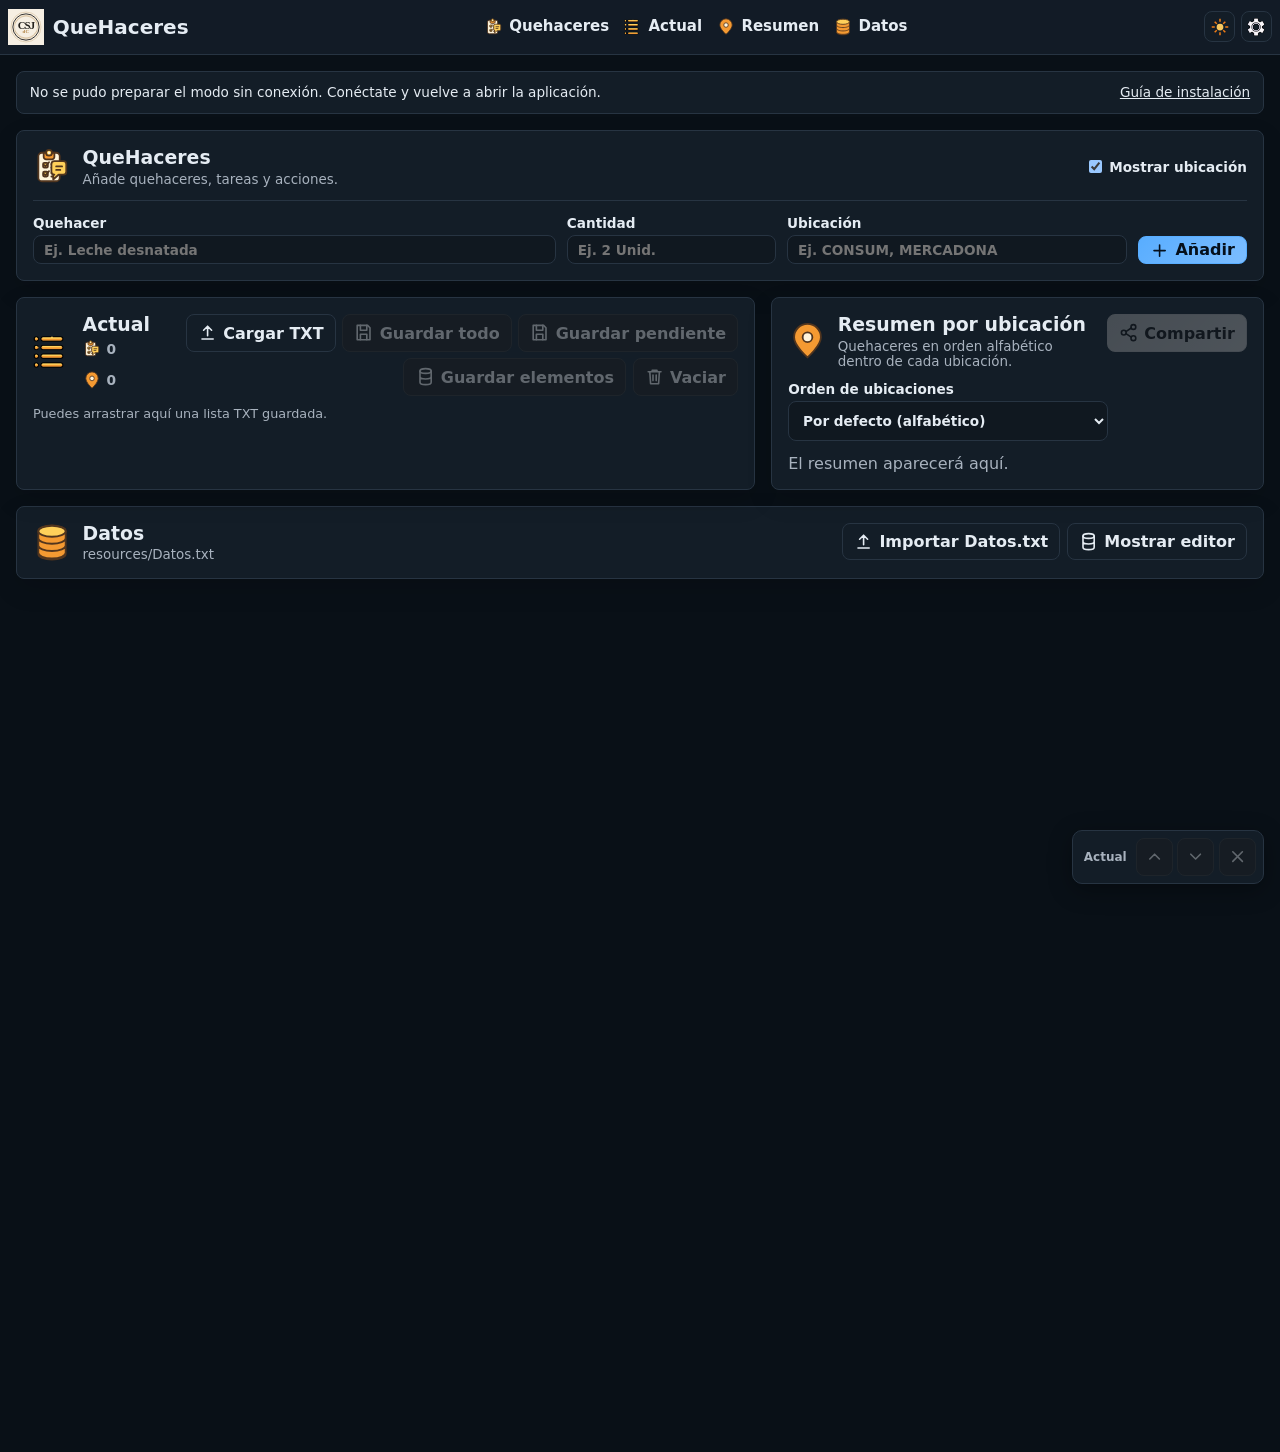
<file: index.html>
<!doctype html>
<html lang="es">
<head>
  <meta charset="utf-8">
  <meta name="viewport" content="width=device-width, initial-scale=1">
  <meta name="theme-color" content="#302923">
  <title>QueHaceres v.0.1</title>
  <script type="module" crossorigin src="./assets/index-B55T7T9u.js"></script>
  <link rel="stylesheet" crossorigin href="./assets/index-Cg_u2Jis.css">
<link rel="manifest" href="./manifest.webmanifest">
  <link rel="icon" type="image/png" href="./icons/icon-192.png">
  <meta name="mobile-web-app-capable" content="yes">
  <meta name="application-name" content="QueHaceres">
</head>
<body class="theme-naranja dark">
  <ion-app>
    <div id="loading" role="status" aria-live="polite">Cargando QueHaceres...</div>
    <header class="app-header" data-header></header>
    <main>
      <section id="producto" class="card" aria-labelledby="producto-title"></section>
      <div class="grid">
        <section id="lista" class="card" aria-labelledby="lista-title"></section>
        <section id="resumen" class="card" aria-labelledby="resumen-title"></section>
      </div>
      <section id="base" class="card" aria-labelledby="base-title"></section>
    </main>
    <footer id="notice" role="status" aria-live="polite" hidden></footer>
  </ion-app>
</body>
</html>
</file>
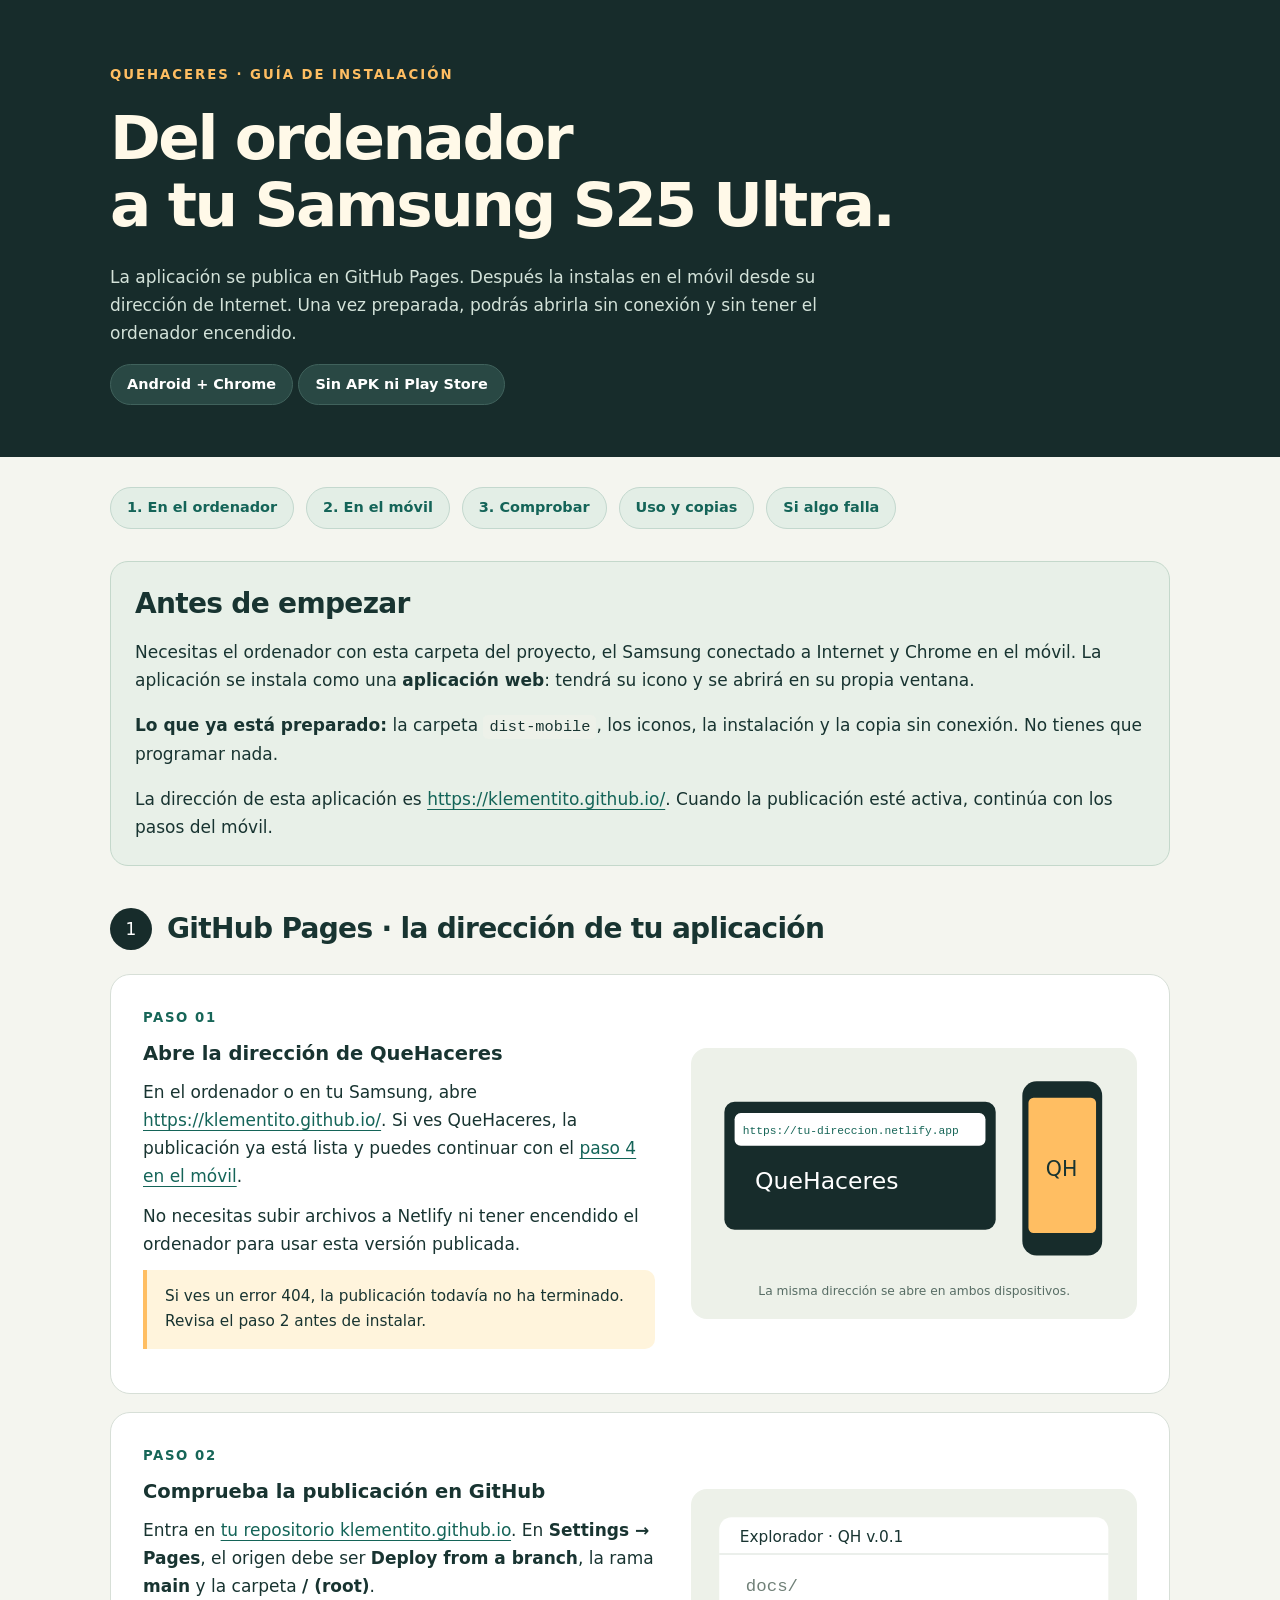
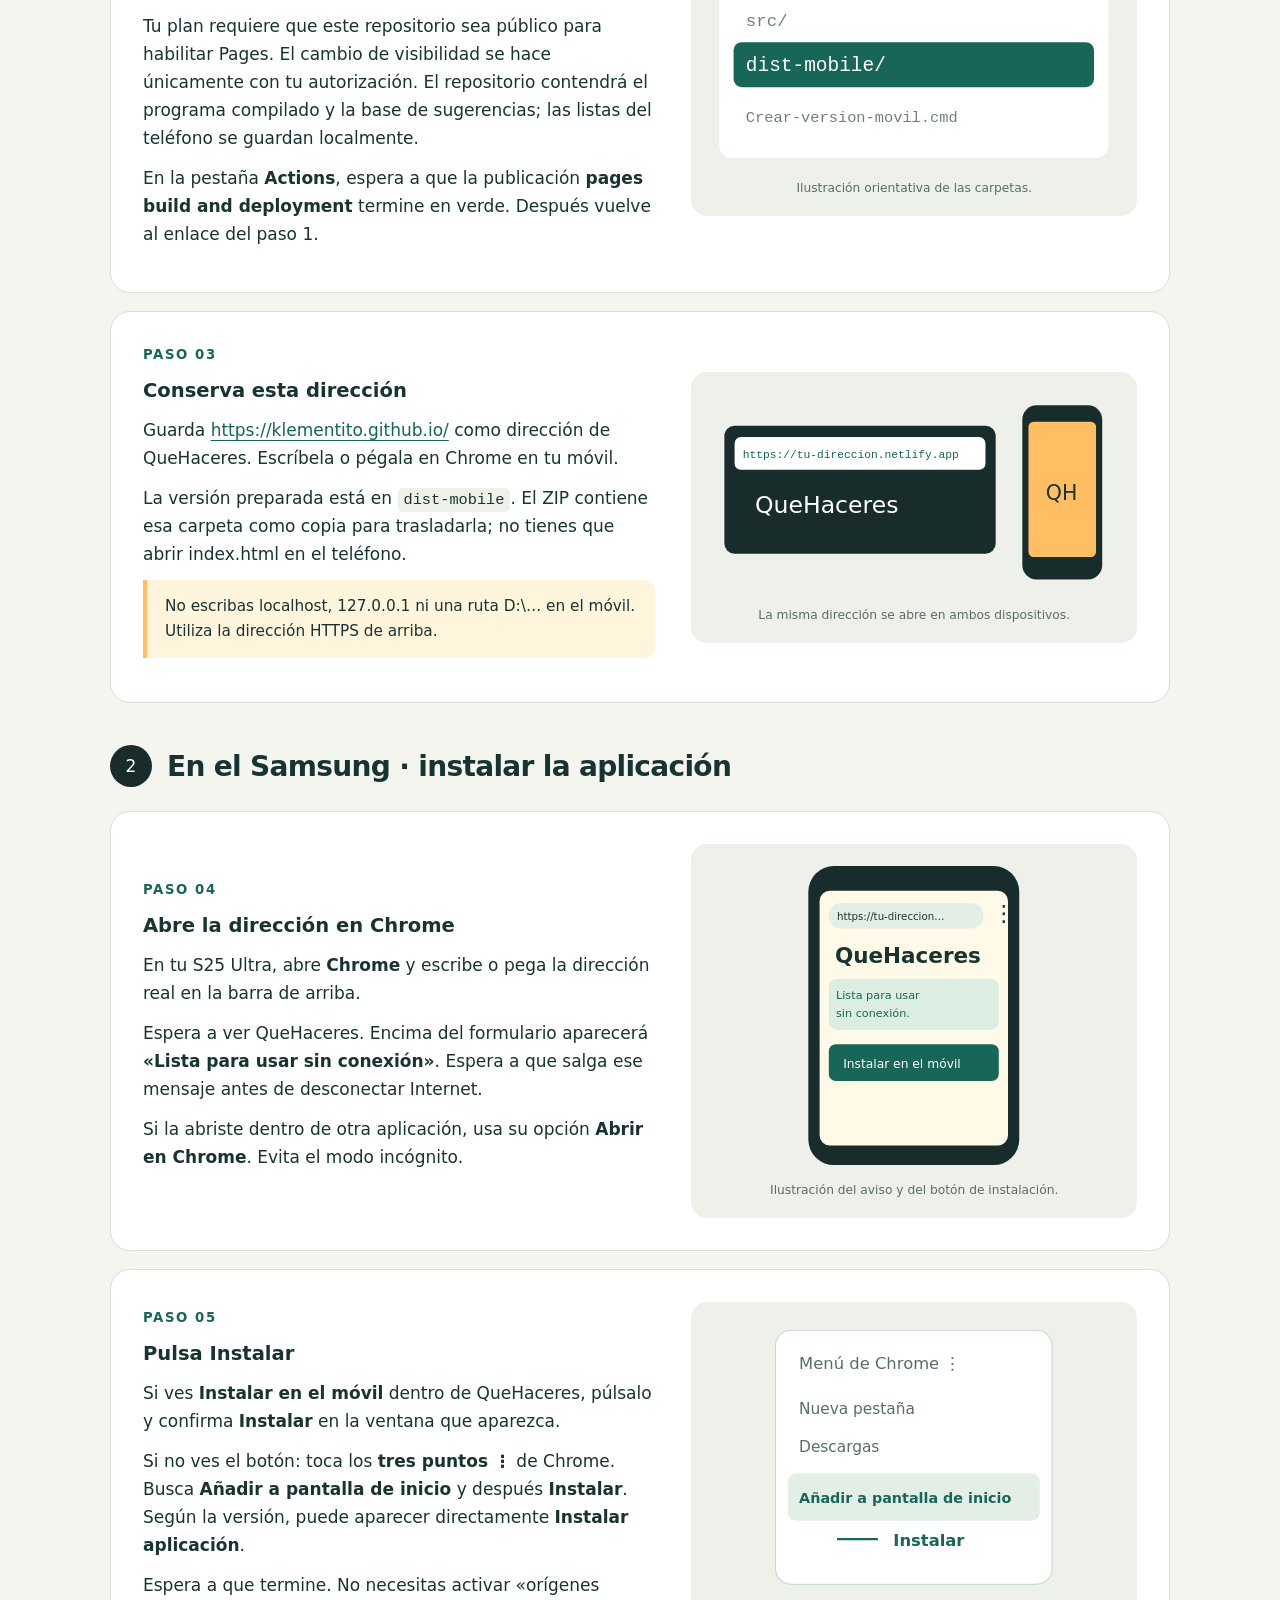
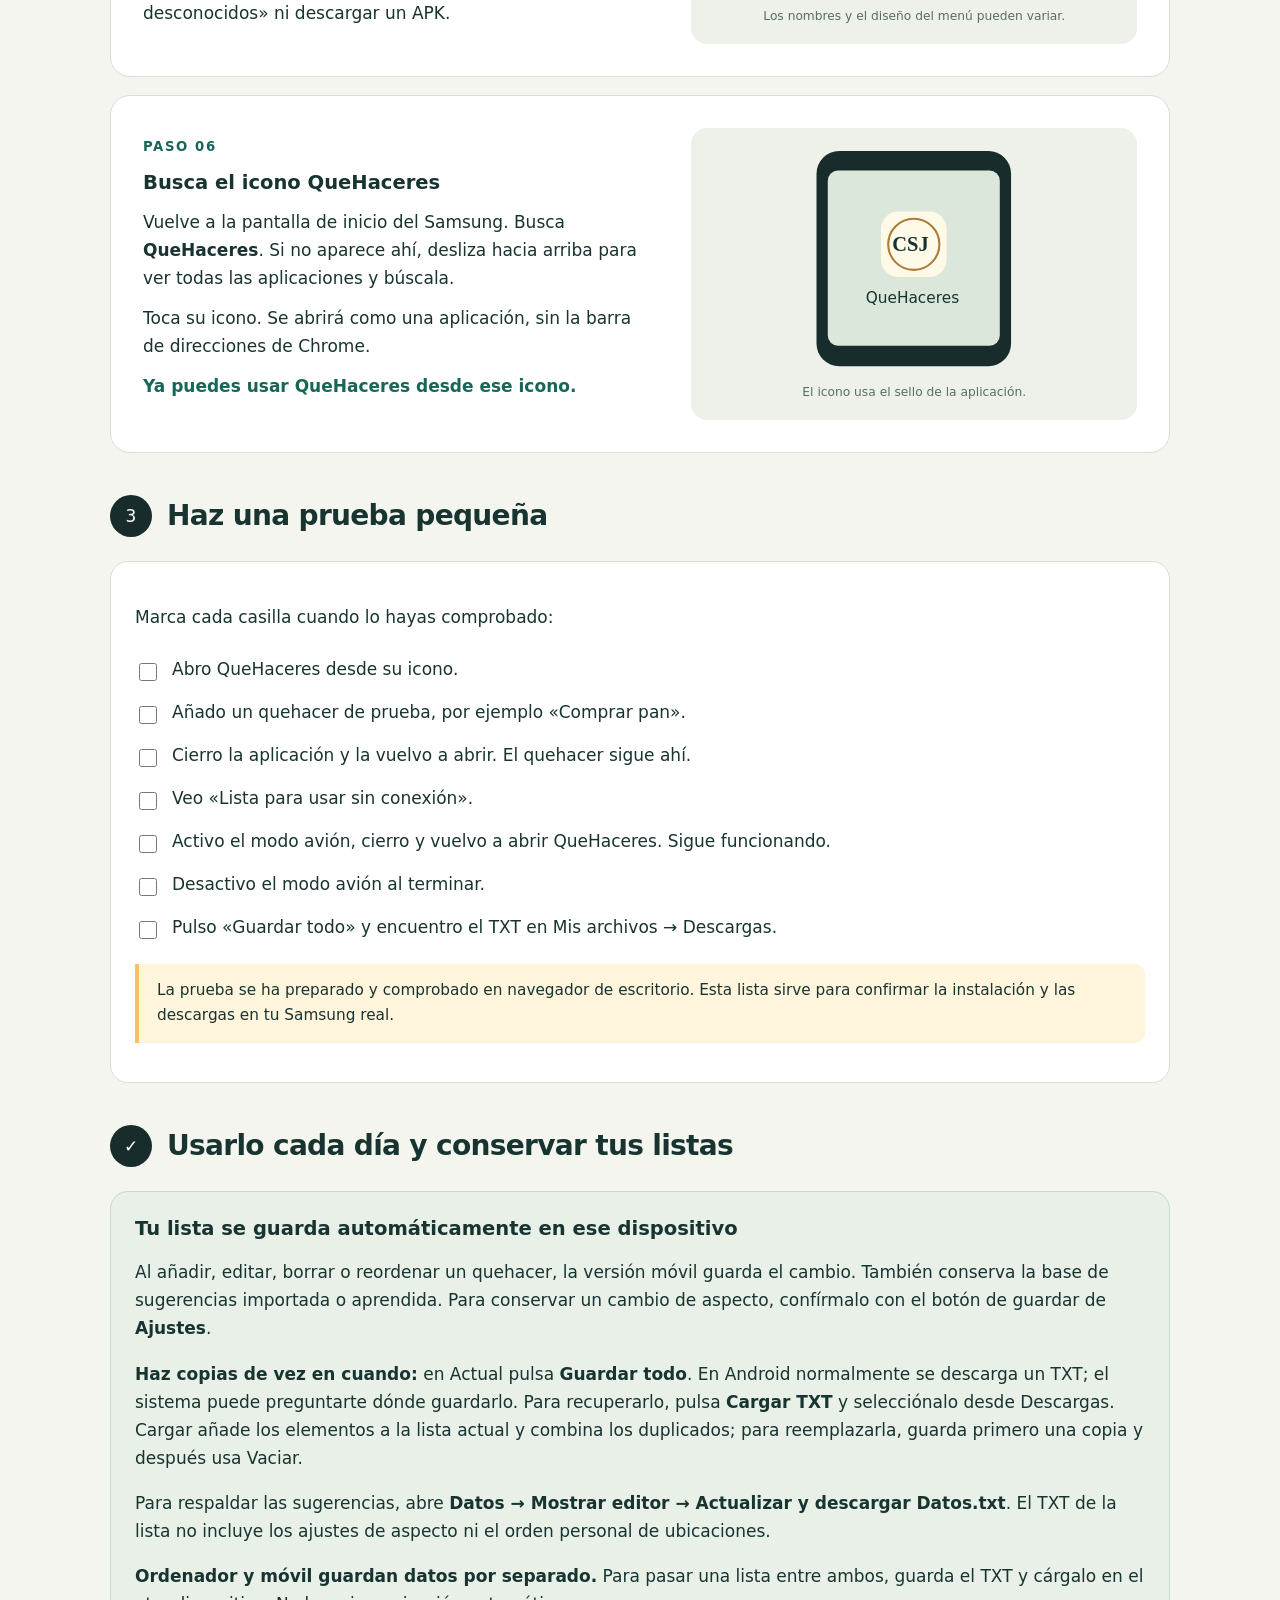
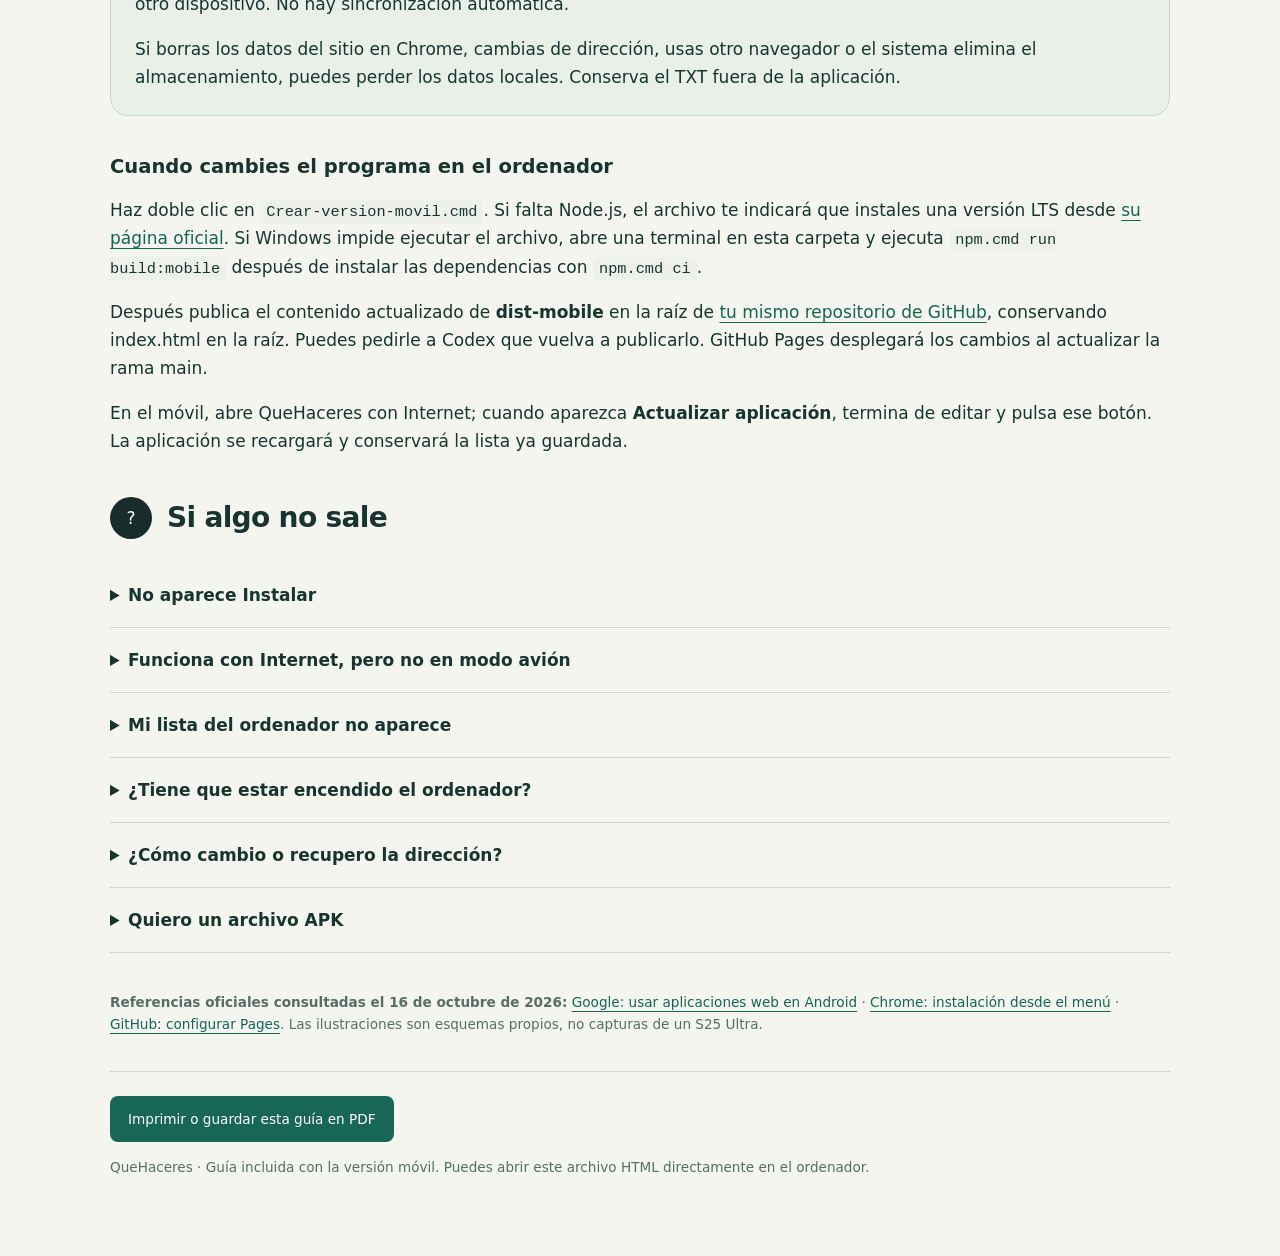
<file: guia-android.html>
<!doctype html>
<html lang="es">
<head>
<meta charset="utf-8">
<meta name="viewport" content="width=device-width,initial-scale=1">
<meta name="theme-color" content="#172c2b">
<title>QueHaceres · Instalar en tu Samsung</title>
<style>
:root{font:17px/1.65 system-ui,sans-serif;color:#183431;background:#f4f5ef;--green:#176658;--orange:#ffbe62}
*{box-sizing:border-box}body{margin:0}a{color:#146458;text-underline-offset:4px}header{background:#172c2b;color:#fff9e8;padding:64px max(24px,calc((100% - 1060px)/2)) 52px}header p{max-width:730px;color:#d3e2d9}.eyebrow{font-size:.78rem;letter-spacing:.15em;text-transform:uppercase;font-weight:800;color:#ffbe62}h1{font-size:clamp(2rem,5vw,3.6rem);line-height:1.1;max-width:800px;letter-spacing:-.04em;margin:18px 0 24px}h2{line-height:1.25;font-size:1.65rem;letter-spacing:-.025em;margin:0 0 16px}h3{line-height:1.3;font-size:1.15rem;margin:0 0 12px}main{max-width:1108px;margin:auto;padding:30px 24px 64px}nav{display:flex;flex-wrap:wrap;gap:12px;margin-bottom:32px}nav a,.pill{display:inline-block;background:#e3eee6;border:1px solid #c3d8ce;padding:8px 16px;border-radius:30px;text-decoration:none;font-weight:700;font-size:.85rem}.pill{background:#294844;color:#fff;border-color:#40625c}.intro{padding:24px;border:1px solid #c4d8cb;border-radius:18px;background:#e8f0e8;margin-bottom:38px}.intro p:last-child{margin-bottom:0}.phase{display:flex;align-items:center;gap:15px;margin:42px 0 24px}.phase span{background:#172c2b;color:white;width:42px;height:42px;border-radius:50%;display:grid;place-items:center;flex-shrink:0}.phase h2{margin:0}.step{display:grid;grid-template-columns:minmax(0,1.15fr) minmax(0,1fr);gap:36px;padding:32px;background:white;border:1px solid #d7dfd7;border-radius:20px;margin:18px 0;align-items:center}.num{display:block;font-size:.78rem;letter-spacing:.12em;font-weight:800;color:#176658;margin-bottom:12px}.step p{margin:12px 0}.visual{background:#edf1e9;border-radius:16px;padding:18px;min-width:0}.visual svg{display:block;width:100%;max-height:310px}figcaption{font-size:.72rem;color:#586d65;margin-top:10px;text-align:center}figure{margin:0}.note{border-left:4px solid #ffbe62;background:#fff4dc;padding:14px 18px;border-radius:0 10px 10px 0;font-size:.9rem}.good{color:#176658;font-weight:700}.path,code{font: .9em ui-monospace,Consolas,monospace;background:#edf1e9;padding:3px 6px;border-radius:5px;overflow-wrap:anywhere}details{border-bottom:1px solid #cbd8ce;padding:18px 0}summary{cursor:pointer;font-weight:750}details p{max-width:850px}.checklist{padding:24px;background:white;border:1px solid #d7dfd7;border-radius:18px}.checklist label{display:flex;align-items:flex-start;gap:12px;padding:7px 0}.checklist input{margin-top:8px;accent-color:#176658;width:18px;height:18px;flex-shrink:0}.sources{font-size:.8rem;color:#586d65;margin-top:38px}footer{border-top:1px solid #cbd8ce;padding-top:24px;margin-top:35px;font-size:.8rem;color:#586d65}.button{border:0;border-radius:8px;background:#176658;color:white;padding:12px 18px;font:inherit;cursor:pointer}section{scroll-margin-top:20px}@media(max-width:700px){header{padding:40px 24px}.step{grid-template-columns:1fr;padding:22px;gap:18px}.phase h2{font-size:1.35rem}main{padding:24px 16px}}@media print{header{background:white;color:#172c2b;padding:20px}header p{color:#172c2b}.eyebrow{color:#176658}nav,.print{display:none}.step{break-inside:avoid;padding:18px}.phase{break-after:avoid}details{display:block}main{padding:10px}.visual{max-width:320px}a{color:inherit}}
</style>
</head>
<body>
<header>
  <div class="eyebrow">QueHaceres · Guía de instalación</div>
  <h1>Del ordenador<br>a tu Samsung S25 Ultra.</h1>
  <p>La aplicación se publica en GitHub Pages. Después la instalas en el móvil desde su dirección de Internet. Una vez preparada, podrás abrirla sin conexión y sin tener el ordenador encendido.</p>
  <span class="pill">Android + Chrome</span> <span class="pill">Sin APK ni Play Store</span>
</header>
<main>
<nav aria-label="Pasos de la guía"><a href="#preparar">1. En el ordenador</a><a href="#instalar">2. En el móvil</a><a href="#comprobar">3. Comprobar</a><a href="#uso">Uso y copias</a><a href="#ayuda">Si algo falla</a></nav>
<div class="intro"><h2>Antes de empezar</h2><p>Necesitas el ordenador con esta carpeta del proyecto, el Samsung conectado a Internet y Chrome en el móvil. La aplicación se instala como una <strong>aplicación web</strong>: tendrá su icono y se abrirá en su propia ventana.</p><p><strong>Lo que ya está preparado:</strong> la carpeta <span class="path">dist-mobile</span>, los iconos, la instalación y la copia sin conexión. No tienes que programar nada.</p><p>La dirección de esta aplicación es <a href="https://klementito.github.io/">https://klementito.github.io/</a>. Cuando la publicación esté activa, continúa con los pasos del móvil.</p></div>

<section id="preparar">
<div class="phase"><span>1</span><h2>GitHub Pages · la dirección de tu aplicación</h2></div>
<article class="step"><div><span class="num">PASO 01</span><h3>Abre la dirección de QueHaceres</h3><p>En el ordenador o en tu Samsung, abre <a href="https://klementito.github.io/">https://klementito.github.io/</a>. Si ves QueHaceres, la publicación ya está lista y puedes continuar con el <a href="#instalar">paso 4 en el móvil</a>.</p><p>No necesitas subir archivos a Netlify ni tener encendido el ordenador para usar esta versión publicada.</p><p class="note">Si ves un error 404, la publicación todavía no ha terminado. Revisa el paso 2 antes de instalar.</p></div><figure class="visual"><svg viewBox="0 0 400 200" role="img" aria-label="Copiar la dirección HTTPS del ordenador al teléfono"><rect x="15" y="35" width="265" height="125" rx="10" fill="#172c2b"/><rect x="25" y="46" width="245" height="32" rx="6" fill="white"/><text x="33" y="66" font-family="monospace" font-size="11" fill="#176658">https://tu-direccion.netlify.app</text><text x="45" y="120" font-family="system-ui" font-size="23" fill="white">QueHaceres</text><rect x="306" y="15" width="78" height="170" rx="14" fill="#172c2b"/><rect x="312" y="31" width="66" height="132" rx="5" fill="#ffbe62"/><text x="329" y="107" font-family="system-ui" font-size="20" fill="#183431">QH</text></svg><figcaption>La misma dirección se abre en ambos dispositivos.</figcaption></figure></article>
<article class="step"><div><span class="num">PASO 02</span><h3>Comprueba la publicación en GitHub</h3><p>Entra en <a href="https://github.com/klementito/klementito.github.io">tu repositorio klementito.github.io</a>. En <strong>Settings → Pages</strong>, el origen debe ser <strong>Deploy from a branch</strong>, la rama <strong>main</strong> y la carpeta <strong>/ (root)</strong>.</p><p>Tu plan requiere que este repositorio sea público para habilitar Pages. El cambio de visibilidad se hace únicamente con tu autorización. El repositorio contendrá el programa compilado y la base de sugerencias; las listas del teléfono se guardan localmente.</p><p>En la pestaña <strong>Actions</strong>, espera a que la publicación <strong>pages build and deployment</strong> termine en verde. Después vuelve al enlace del paso 1.</p></div><figure class="visual"><svg viewBox="0 0 400 255" role="img" aria-label="Carpeta QH v.0.1 con dist-mobile resaltada"><rect x="10" y="10" width="380" height="235" rx="12" fill="white"/><path d="M10 46h380" stroke="#d7dfd7"/><text x="30" y="34" font-family="system-ui" font-size="15" fill="#183431">Explorador · QH v.0.1</text><text x="36" y="82" font-family="monospace" font-size="17" fill="#708078">docs/</text><text x="36" y="116" font-family="monospace" font-size="17" fill="#708078">src/</text><rect x="24" y="132" width="352" height="44" rx="8" fill="#176658"/><text x="36" y="160" font-family="monospace" font-size="19" fill="white">dist-mobile/</text><text x="36" y="210" font-family="monospace" font-size="15" fill="#708078">Crear-version-movil.cmd</text></svg><figcaption>Ilustración orientativa de las carpetas.</figcaption></figure></article>
<article class="step"><div><span class="num">PASO 03</span><h3>Conserva esta dirección</h3><p>Guarda <a href="https://klementito.github.io/">https://klementito.github.io/</a> como dirección de QueHaceres. Escríbela o pégala en Chrome en tu móvil.</p><p>La versión preparada está en <span class="path">dist-mobile</span>. El ZIP contiene esa carpeta como copia para trasladarla; no tienes que abrir index.html en el teléfono.</p><p class="note">No escribas localhost, 127.0.0.1 ni una ruta D:\… en el móvil. Utiliza la dirección HTTPS de arriba.</p></div><figure class="visual"><svg viewBox="0 0 400 200" role="img" aria-label="Copiar la dirección HTTPS del ordenador al teléfono"><rect x="15" y="35" width="265" height="125" rx="10" fill="#172c2b"/><rect x="25" y="46" width="245" height="32" rx="6" fill="white"/><text x="33" y="66" font-family="monospace" font-size="11" fill="#176658">https://tu-direccion.netlify.app</text><text x="45" y="120" font-family="system-ui" font-size="23" fill="white">QueHaceres</text><rect x="306" y="15" width="78" height="170" rx="14" fill="#172c2b"/><rect x="312" y="31" width="66" height="132" rx="5" fill="#ffbe62"/><text x="329" y="107" font-family="system-ui" font-size="20" fill="#183431">QH</text></svg><figcaption>La misma dirección se abre en ambos dispositivos.</figcaption></figure></article>
</section>

<section id="instalar"><div class="phase"><span>2</span><h2>En el Samsung · instalar la aplicación</h2></div>
<article class="step"><div><span class="num">PASO 04</span><h3>Abre la dirección en Chrome</h3><p>En tu S25 Ultra, abre <strong>Chrome</strong> y escribe o pega la dirección real en la barra de arriba.</p><p>Espera a ver QueHaceres. Encima del formulario aparecerá <strong>«Lista para usar sin conexión»</strong>. Espera a que salga ese mensaje antes de desconectar Internet.</p><p>Si la abriste dentro de otra aplicación, usa su opción <strong>Abrir en Chrome</strong>. Evita el modo incógnito.</p></div><figure class="visual"><svg viewBox="0 0 400 300" role="img" aria-label="QueHaceres abierta en Chrome con el aviso de uso sin conexión"><rect x="97" y="4" width="206" height="292" rx="25" fill="#172c2b"/><rect x="108" y="28" width="184" height="249" rx="10" fill="#fff9e8"/><rect x="117" y="40" width="151" height="25" rx="12" fill="#e3eee6"/><text x="125" y="57" font-family="system-ui" font-size="10" fill="#183431">https://tu-direccion…</text><text x="277" y="58" font-family="system-ui" font-size="22" fill="#183431">⋮</text><text x="123" y="99" font-family="system-ui" font-size="21" font-weight="bold" fill="#183431">QueHaceres</text><rect x="117" y="114" width="166" height="50" rx="8" fill="#dceee1"/><text x="124" y="134" font-family="system-ui" font-size="11" fill="#176658">Lista para usar</text><text x="124" y="151" font-family="system-ui" font-size="11" fill="#176658">sin conexión.</text><rect x="117" y="178" width="166" height="36" rx="7" fill="#176658"/><text x="131" y="201" font-family="system-ui" font-size="12" fill="white">Instalar en el móvil</text></svg><figcaption>Ilustración del aviso y del botón de instalación.</figcaption></figure></article>
<article class="step"><div><span class="num">PASO 05</span><h3>Pulsa Instalar</h3><p>Si ves <strong>Instalar en el móvil</strong> dentro de QueHaceres, púlsalo y confirma <strong>Instalar</strong> en la ventana que aparezca.</p><p>Si no ves el botón: toca los <strong>tres puntos ⋮</strong> de Chrome. Busca <strong>Añadir a pantalla de inicio</strong> y después <strong>Instalar</strong>. Según la versión, puede aparecer directamente <strong>Instalar aplicación</strong>.</p><p>Espera a que termine. No necesitas activar «orígenes desconocidos» ni descargar un APK.</p></div><figure class="visual"><svg viewBox="0 0 400 270" role="img" aria-label="Menú de Chrome con Añadir a pantalla de inicio e Instalar"><rect x="65" y="10" width="270" height="248" rx="15" fill="white" stroke="#c4d8cb"/><text x="88" y="48" font-family="system-ui" font-size="16" fill="#586d65">Menú de Chrome ⋮</text><text x="88" y="92" font-family="system-ui" font-size="15" fill="#586d65">Nueva pestaña</text><text x="88" y="129" font-family="system-ui" font-size="15" fill="#586d65">Descargas</text><rect x="77" y="150" width="246" height="46" rx="8" fill="#e3eee6"/><text x="88" y="179" font-family="system-ui" font-size="14" font-weight="bold" fill="#176658">Añadir a pantalla de inicio</text><path d="M125 214h40" stroke="#176658" stroke-width="2"/><text x="180" y="221" font-family="system-ui" font-size="16" font-weight="bold" fill="#176658">Instalar</text></svg><figcaption>Los nombres y el diseño del menú pueden variar.</figcaption></figure></article>
<article class="step"><div><span class="num">PASO 06</span><h3>Busca el icono QueHaceres</h3><p>Vuelve a la pantalla de inicio del Samsung. Busca <strong>QueHaceres</strong>. Si no aparece ahí, desliza hacia arriba para ver todas las aplicaciones y búscala.</p><p>Toca su icono. Se abrirá como una aplicación, sin la barra de direcciones de Chrome.</p><p class="good">Ya puedes usar QueHaceres desde ese icono.</p></div><figure class="visual"><svg viewBox="0 0 400 220" role="img" aria-label="Icono QueHaceres en la pantalla del teléfono"><rect x="105" y="5" width="190" height="210" rx="22" fill="#172c2b"/><rect x="116" y="24" width="168" height="171" rx="10" fill="#dce7dc"/><rect x="168" y="64" width="64" height="64" rx="17" fill="#fff9e8"/><circle cx="200" cy="96" r="25" fill="none" stroke="#aa7a36" stroke-width="2"/><text x="179" y="103" font-family="Georgia" font-size="20" font-weight="bold" fill="#183431">CSJ</text><text x="153" y="153" font-family="system-ui" font-size="15" fill="#183431">QueHaceres</text></svg><figcaption>El icono usa el sello de la aplicación.</figcaption></figure></article>
</section>

<section id="comprobar"><div class="phase"><span>3</span><h2>Haz una prueba pequeña</h2></div><div class="checklist"><p>Marca cada casilla cuando lo hayas comprobado:</p><label><input type="checkbox">Abro QueHaceres desde su icono.</label><label><input type="checkbox">Añado un quehacer de prueba, por ejemplo «Comprar pan».</label><label><input type="checkbox">Cierro la aplicación y la vuelvo a abrir. El quehacer sigue ahí.</label><label><input type="checkbox">Veo «Lista para usar sin conexión».</label><label><input type="checkbox">Activo el modo avión, cierro y vuelvo a abrir QueHaceres. Sigue funcionando.</label><label><input type="checkbox">Desactivo el modo avión al terminar.</label><label><input type="checkbox">Pulso «Guardar todo» y encuentro el TXT en Mis archivos → Descargas.</label><p class="note">La prueba se ha preparado y comprobado en navegador de escritorio. Esta lista sirve para confirmar la instalación y las descargas en tu Samsung real.</p></div></section>

<section id="uso"><div class="phase"><span>✓</span><h2>Usarlo cada día y conservar tus listas</h2></div><div class="intro"><h3>Tu lista se guarda automáticamente en ese dispositivo</h3><p>Al añadir, editar, borrar o reordenar un quehacer, la versión móvil guarda el cambio. También conserva la base de sugerencias importada o aprendida. Para conservar un cambio de aspecto, confírmalo con el botón de guardar de <strong>Ajustes</strong>.</p><p><strong>Haz copias de vez en cuando:</strong> en Actual pulsa <strong>Guardar todo</strong>. En Android normalmente se descarga un TXT; el sistema puede preguntarte dónde guardarlo. Para recuperarlo, pulsa <strong>Cargar TXT</strong> y selecciónalo desde Descargas. Cargar añade los elementos a la lista actual y combina los duplicados; para reemplazarla, guarda primero una copia y después usa Vaciar.</p><p>Para respaldar las sugerencias, abre <strong>Datos → Mostrar editor → Actualizar y descargar Datos.txt</strong>. El TXT de la lista no incluye los ajustes de aspecto ni el orden personal de ubicaciones.</p><p><strong>Ordenador y móvil guardan datos por separado.</strong> Para pasar una lista entre ambos, guarda el TXT y cárgalo en el otro dispositivo. No hay sincronización automática.</p><p>Si borras los datos del sitio en Chrome, cambias de dirección, usas otro navegador o el sistema elimina el almacenamiento, puedes perder los datos locales. Conserva el TXT fuera de la aplicación.</p></div>
<h3>Cuando cambies el programa en el ordenador</h3><p>Haz doble clic en <span class="path">Crear-version-movil.cmd</span>. Si falta Node.js, el archivo te indicará que instales una versión LTS desde <a href="https://nodejs.org/">su página oficial</a>. Si Windows impide ejecutar el archivo, abre una terminal en esta carpeta y ejecuta <code>npm.cmd run build:mobile</code> después de instalar las dependencias con <code>npm.cmd ci</code>.</p><p>Después publica el contenido actualizado de <strong>dist-mobile</strong> en la raíz de <a href="https://github.com/klementito/klementito.github.io">tu mismo repositorio de GitHub</a>, conservando index.html en la raíz. Puedes pedirle a Codex que vuelva a publicarlo. GitHub Pages desplegará los cambios al actualizar la rama main.</p><p>En el móvil, abre QueHaceres con Internet; cuando aparezca <strong>Actualizar aplicación</strong>, termina de editar y pulsa ese botón. La aplicación se recargará y conservará la lista ya guardada.</p></section>

<section id="ayuda"><div class="phase"><span>?</span><h2>Si algo no sale</h2></div>
<details><summary>No aparece Instalar</summary><p>Abre la dirección HTTPS en Chrome normal, espera a que cargue y prueba el menú ⋮. Comprueba que no esté ya instalada buscando QueHaceres entre todas las aplicaciones. Un acceso directo puede abrir el navegador: busca la opción de instalar como aplicación. Si la publicación falla, revisa que hayas subido dist-mobile con index.html directamente dentro.</p></details>
<details><summary>Funciona con Internet, pero no en modo avión</summary><p>Desactiva el modo avión, abre QueHaceres desde su icono y espera al mensaje de disponibilidad sin conexión. Si hay un error, ciérrala y vuelve a abrirla con conexión. No borres datos ni desinstales antes de guardar una copia TXT.</p></details>
<details><summary>Mi lista del ordenador no aparece</summary><p>Es normal: no hay una cuenta compartida ni sincronización. En el ordenador pulsa Guardar todo, lleva el TXT al móvil y cárgalo con Cargar TXT.</p></details>
<details><summary>¿Tiene que estar encendido el ordenador?</summary><p>No. Tras publicarla e instalarla, el programa se sirve desde el alojamiento y guarda tus listas en el móvil. La primera carga y las actualizaciones necesitan Internet; el trabajo habitual queda disponible sin conexión una vez preparado.</p></details>
<details><summary>¿Cómo cambio o recupero la dirección?</summary><p>Guarda la dirección y el acceso a tu cuenta de alojamiento. Si publicas con otra dirección, será una instalación con almacenamiento distinto. Exporta tus listas desde la anterior antes de cambiar.</p></details>
<details><summary>Quiero un archivo APK</summary><p>Esta entrega es una aplicación web instalable, no un APK ni una publicación en Play Store. Se instala mediante Chrome. Un APK nativo necesitaría otro proceso de compilación, firma y distribución.</p></details>
</section>
<div class="sources"><strong>Referencias oficiales consultadas el 16 de octubre de 2026:</strong> <a href="https://support.google.com/chrome/answer/9658361?co=GENIE.Platform%3DAndroid&amp;hl=es">Google: usar aplicaciones web en Android</a> · <a href="https://developer.chrome.com/blog/how_chrome_helps_users_install_the_apps_they_value">Chrome: instalación desde el menú</a> · <a href="https://docs.github.com/es/pages/getting-started-with-github-pages/configuring-a-publishing-source-for-your-github-pages-site">GitHub: configurar Pages</a>. Las ilustraciones son esquemas propios, no capturas de un S25 Ultra.</div>
<footer><button class="button print" type="button" onclick="window.print()">Imprimir o guardar esta guía en PDF</button><p>QueHaceres · Guía incluida con la versión móvil. Puedes abrir este archivo HTML directamente en el ordenador.</p></footer>
</main>
</body>
</html>
</file>
<file: assets/index-Cg_u2Jis.css>
:root{--ion-color-primary: #0054e9;--ion-color-primary-rgb: 0, 84, 233;--ion-color-primary-contrast: #fff;--ion-color-primary-contrast-rgb: 255, 255, 255;--ion-color-primary-shade: #004acd;--ion-color-primary-tint: #1a65eb;--ion-color-secondary: #0163aa;--ion-color-secondary-rgb: 1, 99, 170;--ion-color-secondary-contrast: #fff;--ion-color-secondary-contrast-rgb: 255, 255, 255;--ion-color-secondary-shade: #015796;--ion-color-secondary-tint: #1a73b3;--ion-color-tertiary: #6030ff;--ion-color-tertiary-rgb: 96, 48, 255;--ion-color-tertiary-contrast: #fff;--ion-color-tertiary-contrast-rgb: 255, 255, 255;--ion-color-tertiary-shade: #542ae0;--ion-color-tertiary-tint: #7045ff;--ion-color-success: #2dd55b;--ion-color-success-rgb: 45, 213, 91;--ion-color-success-contrast: #000;--ion-color-success-contrast-rgb: 0, 0, 0;--ion-color-success-shade: #28bb50;--ion-color-success-tint: #42d96b;--ion-color-warning: #ffc409;--ion-color-warning-rgb: 255, 196, 9;--ion-color-warning-contrast: #000;--ion-color-warning-contrast-rgb: 0, 0, 0;--ion-color-warning-shade: #e0ac08;--ion-color-warning-tint: #ffca22;--ion-color-danger: #c5000f;--ion-color-danger-rgb: 197, 0, 15;--ion-color-danger-contrast: #fff;--ion-color-danger-contrast-rgb: 255, 255, 255;--ion-color-danger-shade: #ad000d;--ion-color-danger-tint: #cb1a27;--ion-color-light: #f4f5f8;--ion-color-light-rgb: 244, 245, 248;--ion-color-light-contrast: #000;--ion-color-light-contrast-rgb: 0, 0, 0;--ion-color-light-shade: #d7d8da;--ion-color-light-tint: #f5f6f9;--ion-color-medium: #636469;--ion-color-medium-rgb: 99, 100, 105;--ion-color-medium-contrast: #fff;--ion-color-medium-contrast-rgb: 255, 255, 255;--ion-color-medium-shade: #57585c;--ion-color-medium-tint: #737478;--ion-color-dark: #222428;--ion-color-dark-rgb: 34, 36, 40;--ion-color-dark-contrast: #fff;--ion-color-dark-contrast-rgb: 255, 255, 255;--ion-color-dark-shade: #1e2023;--ion-color-dark-tint: #383a3e}html.ios{--ion-default-font: -apple-system, BlinkMacSystemFont, "Helvetica Neue", "Roboto", sans-serif}html.md{--ion-default-font: "Roboto", "Helvetica Neue", sans-serif}html{--ion-dynamic-font: -apple-system-body;--ion-font-family: var(--ion-default-font)}body{background:var(--ion-background-color);color:var(--ion-text-color)}body.backdrop-no-scroll{overflow:hidden}html.ios ion-modal.modal-card ion-header ion-toolbar:first-of-type,html.ios ion-modal.modal-sheet ion-header ion-toolbar:first-of-type,html.ios ion-modal ion-footer ion-toolbar:first-of-type,html.ios ion-footer.modal-footer-moving ion-toolbar:first-of-type{padding-top:6px}html.ios ion-modal.modal-card ion-header ion-toolbar:last-of-type,html.ios ion-modal.modal-sheet ion-header ion-toolbar:last-of-type{padding-bottom:6px}html.ios ion-modal ion-toolbar,html.ios .modal-footer-moving ion-toolbar{padding-right:calc(var(--ion-safe-area-right) + 8px);padding-left:calc(var(--ion-safe-area-left) + 8px)}@media screen and (min-width:768px){html.ios ion-modal.modal-card:first-of-type{--backdrop-opacity: .18}}ion-modal.modal-default.show-modal~ion-modal.modal-default{--backdrop-opacity: 0;--box-shadow: none}html.ios ion-modal.modal-card .ion-page{border-top-left-radius:var(--border-radius)}.ion-color-primary{--ion-color-base: var(--ion-color-primary, #0054e9) !important;--ion-color-base-rgb: var(--ion-color-primary-rgb, 0, 84, 233) !important;--ion-color-contrast: var(--ion-color-primary-contrast, #fff) !important;--ion-color-contrast-rgb: var(--ion-color-primary-contrast-rgb, 255, 255, 255) !important;--ion-color-shade: var(--ion-color-primary-shade, #004acd) !important;--ion-color-tint: var(--ion-color-primary-tint, #1a65eb) !important}.ion-color-secondary{--ion-color-base: var(--ion-color-secondary, #0163aa) !important;--ion-color-base-rgb: var(--ion-color-secondary-rgb, 1, 99, 170) !important;--ion-color-contrast: var(--ion-color-secondary-contrast, #fff) !important;--ion-color-contrast-rgb: var(--ion-color-secondary-contrast-rgb, 255, 255, 255) !important;--ion-color-shade: var(--ion-color-secondary-shade, #015796) !important;--ion-color-tint: var(--ion-color-secondary-tint, #1a73b3) !important}.ion-color-tertiary{--ion-color-base: var(--ion-color-tertiary, #6030ff) !important;--ion-color-base-rgb: var(--ion-color-tertiary-rgb, 96, 48, 255) !important;--ion-color-contrast: var(--ion-color-tertiary-contrast, #fff) !important;--ion-color-contrast-rgb: var(--ion-color-tertiary-contrast-rgb, 255, 255, 255) !important;--ion-color-shade: var(--ion-color-tertiary-shade, #542ae0) !important;--ion-color-tint: var(--ion-color-tertiary-tint, #7045ff) !important}.ion-color-success{--ion-color-base: var(--ion-color-success, #2dd55b) !important;--ion-color-base-rgb: var(--ion-color-success-rgb, 45, 213, 91) !important;--ion-color-contrast: var(--ion-color-success-contrast, #000) !important;--ion-color-contrast-rgb: var(--ion-color-success-contrast-rgb, 0, 0, 0) !important;--ion-color-shade: var(--ion-color-success-shade, #28bb50) !important;--ion-color-tint: var(--ion-color-success-tint, #42d96b) !important}.ion-color-warning{--ion-color-base: var(--ion-color-warning, #ffc409) !important;--ion-color-base-rgb: var(--ion-color-warning-rgb, 255, 196, 9) !important;--ion-color-contrast: var(--ion-color-warning-contrast, #000) !important;--ion-color-contrast-rgb: var(--ion-color-warning-contrast-rgb, 0, 0, 0) !important;--ion-color-shade: var(--ion-color-warning-shade, #e0ac08) !important;--ion-color-tint: var(--ion-color-warning-tint, #ffca22) !important}.ion-color-danger{--ion-color-base: var(--ion-color-danger, #c5000f) !important;--ion-color-base-rgb: var(--ion-color-danger-rgb, 197, 0, 15) !important;--ion-color-contrast: var(--ion-color-danger-contrast, #fff) !important;--ion-color-contrast-rgb: var(--ion-color-danger-contrast-rgb, 255, 255, 255) !important;--ion-color-shade: var(--ion-color-danger-shade, #ad000d) !important;--ion-color-tint: var(--ion-color-danger-tint, #cb1a27) !important}.ion-color-light{--ion-color-base: var(--ion-color-light, #f4f5f8) !important;--ion-color-base-rgb: var(--ion-color-light-rgb, 244, 245, 248) !important;--ion-color-contrast: var(--ion-color-light-contrast, #000) !important;--ion-color-contrast-rgb: var(--ion-color-light-contrast-rgb, 0, 0, 0) !important;--ion-color-shade: var(--ion-color-light-shade, #d7d8da) !important;--ion-color-tint: var(--ion-color-light-tint, #f5f6f9) !important}.ion-color-medium{--ion-color-base: var(--ion-color-medium, #636469) !important;--ion-color-base-rgb: var(--ion-color-medium-rgb, 99, 100, 105) !important;--ion-color-contrast: var(--ion-color-medium-contrast, #fff) !important;--ion-color-contrast-rgb: var(--ion-color-medium-contrast-rgb, 255, 255, 255) !important;--ion-color-shade: var(--ion-color-medium-shade, #57585c) !important;--ion-color-tint: var(--ion-color-medium-tint, #737478) !important}.ion-color-dark{--ion-color-base: var(--ion-color-dark, #222428) !important;--ion-color-base-rgb: var(--ion-color-dark-rgb, 34, 36, 40) !important;--ion-color-contrast: var(--ion-color-dark-contrast, #fff) !important;--ion-color-contrast-rgb: var(--ion-color-dark-contrast-rgb, 255, 255, 255) !important;--ion-color-shade: var(--ion-color-dark-shade, #1e2023) !important;--ion-color-tint: var(--ion-color-dark-tint, #383a3e) !important}.ion-page{inset:0;display:flex;position:absolute;flex-direction:column;justify-content:space-between;contain:layout size style;z-index:0}.ion-page.ion-page-overlay-passthrough{pointer-events:none}ion-modal>.ion-page{position:relative;contain:layout style;height:100%}.split-pane-visible>.ion-page.split-pane-main{position:relative}ion-route,ion-route-redirect,ion-router,ion-select-option,ion-nav-controller,ion-menu-controller,ion-action-sheet-controller,ion-alert-controller,ion-loading-controller,ion-modal-controller,ion-picker-controller,ion-popover-controller,ion-toast-controller,.ion-page-hidden{display:none!important}.ion-page-invisible{opacity:0}.can-go-back>ion-header ion-back-button{display:block}html.plt-ios.plt-hybrid,html.plt-ios.plt-pwa{--ion-statusbar-padding: 20px}@supports (padding-top: 20px){html{--ion-safe-area-top: var(--ion-statusbar-padding)}}@supports (padding-top: env(safe-area-inset-top)){html{--ion-safe-area-top: var(--safe-area-inset-top, env(safe-area-inset-top));--ion-safe-area-bottom: var(--safe-area-inset-bottom, env(safe-area-inset-bottom));--ion-safe-area-left: var(--safe-area-inset-left, env(safe-area-inset-left));--ion-safe-area-right: var(--safe-area-inset-right, env(safe-area-inset-right))}}ion-card.ion-color .ion-inherit-color,ion-card-header.ion-color .ion-inherit-color{color:inherit}.menu-content{transform:translateZ(0)}.menu-content-open{cursor:pointer;touch-action:manipulation;pointer-events:none;overflow-y:hidden}.menu-content-open ion-content{--overflow: hidden}.menu-content-open .ion-content-scroll-host{overflow:hidden}.ios .menu-content-reveal{box-shadow:-8px 0 42px #00000014}[dir=rtl].ios .menu-content-reveal{box-shadow:8px 0 42px #00000014}.md .menu-content-reveal,.md .menu-content-push{box-shadow:4px 0 16px #0000002e}ion-accordion-group.accordion-group-expand-inset>ion-accordion:first-of-type{border-top-left-radius:8px;border-top-right-radius:8px}ion-accordion-group.accordion-group-expand-inset>ion-accordion:last-of-type{border-bottom-left-radius:8px;border-bottom-right-radius:8px}ion-accordion-group>ion-accordion:last-of-type ion-item[slot=header]{--border-width: 0px}ion-accordion.accordion-animated>[slot=header] .ion-accordion-toggle-icon{transition:.3s transform cubic-bezier(.25,.8,.5,1)}@media(prefers-reduced-motion:reduce){ion-accordion .ion-accordion-toggle-icon{transition:none!important}}ion-accordion.accordion-expanding>[slot=header] .ion-accordion-toggle-icon,ion-accordion.accordion-expanded>[slot=header] .ion-accordion-toggle-icon{transform:rotate(180deg)}ion-accordion-group.accordion-group-expand-inset.md>ion-accordion.accordion-previous ion-item[slot=header]{--border-width: 0px;--inner-border-width: 0px}ion-accordion-group.accordion-group-expand-inset.md>ion-accordion.accordion-expanding:first-of-type,ion-accordion-group.accordion-group-expand-inset.md>ion-accordion.accordion-expanded:first-of-type{margin-top:0}ion-input input::-webkit-date-and-time-value{text-align:start}.ion-datetime-button-overlay{--width: fit-content;--height: fit-content}.ion-datetime-button-overlay ion-datetime.datetime-grid{width:320px;min-height:320px}[ion-last-focus],header[tabindex="-1"]:focus,[role=banner][tabindex="-1"]:focus,main[tabindex="-1"]:focus,[role=main][tabindex="-1"]:focus,h1[tabindex="-1"]:focus,[role=heading][aria-level="1"][tabindex="-1"]:focus{outline:none}.popover-viewport:has(>ion-content){overflow:hidden}@supports not selector(:has(> ion-content)){.popover-viewport{overflow:hidden}}audio,canvas,progress,video{vertical-align:baseline}audio:not([controls]){display:none;height:0}b,strong{font-weight:700}img{max-width:100%}hr{height:1px;border-width:0;box-sizing:content-box}pre{overflow:auto}code,kbd,pre,samp{font-family:monospace,monospace;font-size:1em}label,input,select,textarea{font-family:inherit;line-height:normal}textarea{overflow:auto;height:auto;font:inherit;color:inherit}textarea::placeholder{padding-left:2px}form,input,optgroup,select{margin:0;font:inherit;color:inherit}html input[type=button],input[type=reset],input[type=submit]{cursor:pointer;-webkit-appearance:button}a,a div,a span,a ion-icon,a ion-label,button,button div,button span,button ion-icon,button ion-label,.ion-tappable,[tappable],[tappable] div,[tappable] span,[tappable] ion-icon,[tappable] ion-label,input,textarea{touch-action:manipulation}a ion-label,button ion-label{pointer-events:none}button{padding:0;border:0;border-radius:0;font-family:inherit;font-style:inherit;font-variant:inherit;line-height:1;text-transform:none;cursor:pointer;-webkit-appearance:button}[tappable]{cursor:pointer}a[disabled],button[disabled],html input[disabled]{cursor:default}button::-moz-focus-inner,input::-moz-focus-inner{padding:0;border:0}input[type=number]::-webkit-inner-spin-button,input[type=number]::-webkit-outer-spin-button{height:auto}input[type=search]::-webkit-search-cancel-button,input[type=search]::-webkit-search-decoration{-webkit-appearance:none}table{border-collapse:collapse;border-spacing:0}td,th{padding:0}:root{color-scheme:dark;font-family:var(--app-font-family, "Trebuchet MS", system-ui, sans-serif);--bg: #091017;--card: #131d27;--ink: #e5ecf3;--muted: #a8b2be;--line: #273442;--accent: #58adff;--accent2: #7cbdff;--soft: #103252;--on-accent: #05101c;--danger: #ff847d;--on-danger: #1b0a09;--icon-size: 64px;--app-title-size: 20px;--app-header-height: 0px}*{box-sizing:border-box}html{scroll-behavior:smooth}body{margin:0;min-width:0;background:var(--bg);color:var(--ink)}body.light{color-scheme:light;--bg: #f2f7fd;--card: #fcfeff;--ink: #101c28;--muted: #3e4c5a;--line: #cdd9e6}button,input,textarea,select{font:inherit}button{min-height:2.35rem;border:1px solid var(--line);border-radius:8px;padding:.42rem .7rem;color:var(--ink);background:var(--card);font-weight:800;cursor:pointer}button:hover:not(:disabled){background:var(--soft)}button:disabled{opacity:.36;cursor:not-allowed;filter:grayscale(1) saturate(.2);box-shadow:none}button:disabled:focus{outline:none}input,textarea,select{width:100%;margin-top:.28rem;border:1px solid var(--line);border-radius:8px;padding:.62rem;background:color-mix(in srgb,var(--card) 82%,#000);color:var(--ink)}body.light input,body.light textarea,body.light select{background:#fff}button:focus-visible,input:focus-visible,textarea:focus-visible,select:focus-visible,a:focus-visible{outline:3px solid var(--accent2);outline-offset:2px}a{color:inherit}[hidden]{display:none!important}.app-header{position:sticky;top:0;z-index:10;display:flex;align-items:center;justify-content:space-between;gap:.7rem;padding:.55rem max(.5rem,calc((100% - 1320px)/2));border-bottom:1px solid var(--line);background:color-mix(in srgb,var(--card) 95%,transparent);-webkit-backdrop-filter:blur(12px);backdrop-filter:blur(12px)}.brand{display:flex;align-items:center;gap:.55rem;text-decoration:none;flex:0 0 auto}.brand-logo{width:var(--header-logo-size, 36px);height:var(--header-logo-size, 36px);object-fit:contain}.brand strong{display:block;white-space:nowrap}.brand strong{font-size:var(--app-title-size);line-height:1}.app-header nav{display:flex;gap:.25rem;flex:0 0 auto}.app-header nav a,.header-actions button{display:inline-flex;align-items:center;justify-content:center;gap:.38rem;border-radius:8px;padding:.35rem;text-decoration:none;font-weight:800;min-height:0}.app-header nav a span{font-size:calc(var(--app-title-size) * .75);line-height:1;white-space:nowrap}.header-actions{display:flex;gap:.35rem;flex:0 0 auto}.app-header .short-label{display:none}.short-nav nav .full-label,.icon-nav nav span{display:none}.short-nav:not(.icon-nav) nav .short-label{display:inline}.short-brand .brand .full-label{display:none}.short-brand .brand .short-label{display:inline}.no-brand-copy .brand-copy,.no-header-actions .header-actions,.no-logo .brand{display:none}.header-too-small nav{display:none}.header-warning{margin:0;overflow-wrap:anywhere;font-size:.85rem}main{max-width:1320px;margin:auto;padding:1rem}main:after{content:"";display:block;height:max(1rem,calc(100vh - var(--app-header-height, 0px) - 5px))}.grid{display:grid;grid-template-columns:minmax(0,1.35fr) minmax(19rem,.9fr);gap:1rem}body.summary-below .grid{grid-template-columns:1fr}.card{margin-bottom:1rem;padding:1rem;border:1px solid var(--line);border-radius:8px;background:var(--card);box-shadow:0 10px 26px #0002;scroll-margin-top:calc(var(--app-header-height, 0px) + 5px)}@media(max-width:850px){.grid{grid-template-columns:1fr}}@media(max-width:520px){main{padding:.65rem}}@media(max-width:520px){.section-title{flex-wrap:wrap}.section-toggle{margin-left:0;white-space:normal}}.icon{display:inline-grid;place-items:center;width:1.2em;height:1.2em;flex:0 0 1.2em}.icon svg{width:100%;height:100%;fill:none;stroke:currentColor;stroke-width:2;stroke-linecap:round;stroke-linejoin:round}.app-header .header-button-image,.app-header .nav-image{display:block;width:var(--header-image-size, 18px);height:var(--header-image-size, 18px);object-fit:contain}.summary-sort{display:block;max-width:20rem;margin:.75rem 0}.summary-heading{display:flex;align-items:center;justify-content:space-between;gap:.5rem}.summary-heading h3{min-width:0;overflow-wrap:anywhere}.summary-heading .row-actions{flex-shrink:0}.section-title{display:flex;align-items:center;gap:.7rem}.section-title h1,.section-title h2,.summary-group h3{margin:0}.section-title h1,.section-title h2{font-size:1.18rem;line-height:1.15}.section-title p{margin:.18rem 0 0;color:var(--muted);font-size:.84rem}.section-icon{width:clamp(22px,calc(var(--icon-size) * .6),52px);height:clamp(22px,calc(var(--icon-size) * .6),52px);object-fit:contain;flex:0 0 auto}.section-title>div{min-width:0}.section-toggle{display:inline-flex;align-items:center;gap:.45rem;margin-left:auto;white-space:nowrap}.segmented{display:flex;gap:.45rem;flex-wrap:wrap;margin:1rem 0 .75rem}.segmented .selected,.primary{border-color:var(--accent);background:linear-gradient(135deg,var(--accent),var(--accent2));color:var(--on-accent)}#product-form{display:grid;grid-template-columns:minmax(0,2fr) minmax(8rem,.8fr) minmax(0,1.3fr) auto;align-items:end;gap:.7rem}.product-heading{padding-bottom:.85rem;margin-bottom:.85rem;border-bottom:1px solid var(--line)}#product-form input{height:1.8rem;padding:.3rem .62rem;line-height:1}#product-form .primary{align-self:end;justify-self:start;width:auto;min-width:max-content;white-space:nowrap;height:calc(2.35rem * .75);min-height:0;padding-top:0;padding-bottom:0;line-height:1}label,fieldset{font-size:.85rem;font-weight:800}label small,.help,.drop-note{color:var(--muted);font-weight:500}.product-field{position:relative;min-width:0}.field-caption{display:flex;align-items:center;gap:.3rem}.field-description{position:absolute;width:1px;height:1px;margin:-1px;padding:0;border:0;overflow:hidden;clip-path:inset(50%);white-space:nowrap}.toolbar{display:flex;align-items:flex-start;justify-content:space-between;gap:1rem}.button-row{display:flex;align-items:center;justify-content:flex-end;gap:.4rem;flex-wrap:wrap}.button-row button,.primary,.share{display:inline-flex;align-items:center;gap:.38rem}.share{background:linear-gradient(135deg,var(--accent),var(--accent2));border-color:var(--accent);color:var(--on-accent)}.stats-text{margin-top:.25rem;color:var(--muted);font-size:.86rem}.list-stats,.stats-value{display:flex;align-items:center;gap:.35rem}.list-stats{gap:.8rem;flex-wrap:wrap}.stats-value img{width:1.15rem;height:1.15rem;object-fit:contain}.stats-value{font-weight:800}.drop-note{margin-top:.65rem;font-size:.8rem}.duplicate-note{margin-top:.6rem;border:1px solid var(--accent2);border-radius:8px;padding:.55rem .7rem;background:var(--soft);color:var(--accent2);font-weight:900}#product-form.has-duplicate input[name=action]{border-color:var(--accent2)}.dragging{outline:3px dashed var(--accent2);outline-offset:-8px}.rows{margin-top:.75rem}.item-row{display:grid;grid-template-columns:minmax(0,2fr) minmax(6rem,.7fr) minmax(0,1.2fr);align-items:center;gap:.45rem;padding:.42rem 0;border-top:1px solid var(--line)}.item-row input{margin:0;background:transparent}.item-row input:focus{background:var(--bg)}.item-row.is-active{background:var(--soft);box-shadow:inset 3px 0 var(--accent);border-radius:6px}.list-floating-actions{position:fixed;right:max(1rem,env(safe-area-inset-right));bottom:calc(1rem + env(safe-area-inset-bottom));z-index:20;display:flex;align-items:center;gap:.3rem;max-width:calc(100vw - 2rem);padding:.45rem;border:1px solid var(--line);border-radius:10px;background:var(--card);box-shadow:0 6px 24px #0005}.list-floating-actions button{display:inline-grid;place-items:center;padding:.35rem;width:2.3rem}.floating-list-label{font-size:.75rem;font-weight:800;color:var(--muted);padding:0 .25rem}body:has(#notice:not([hidden])) .list-floating-actions{bottom:calc(4.5rem + env(safe-area-inset-bottom))}.row-actions{display:flex;gap:.25rem}.row-actions button{display:inline-grid;place-items:center;width:2.1rem;padding:.3rem}.summary.empty{color:var(--muted);margin-top:.8rem}.summary-group{border-top:1px solid var(--line);padding:.75rem 0}.summary-group h3{display:flex;align-items:center;gap:.55rem;color:var(--accent2);font-size:1rem}.summary-group h3 img{width:1.75em;height:1.75em;object-fit:contain;flex:0 0 1.75em}.summary-row{display:grid;grid-template-columns:5rem minmax(0,1fr) auto;gap:.5rem;align-items:center;padding:.35rem .2rem .2rem 1rem}.summary-row span:first-child{color:var(--muted);font-weight:800}.summary-row button{width:2rem;padding:.3rem;display:inline-grid;place-items:center}.db-grid{display:grid;grid-template-columns:1fr 1fr;gap:.85rem;margin:.8rem 0}.db-grid textarea{min-height:12rem;resize:vertical;font:13px ui-monospace,monospace}.settings-dialog{width:min(46rem,calc(100vw - 1.5rem));max-height:min(46rem,calc(100vh - 1.5rem));border:1px solid var(--line);border-radius:8px;padding:0;background:var(--card);color:var(--ink);overflow:auto}.settings-dialog::backdrop{background:#0009}.settings-dialog form{display:grid;gap:.9rem;padding:1rem}.settings-tabs{display:flex;gap:.35rem;border-bottom:1px solid var(--line)}.settings-tabs button{min-height:2.25rem;border-bottom-left-radius:0;border-bottom-right-radius:0}.settings-tabs button[aria-selected=true]{border-color:var(--accent);background:linear-gradient(135deg,var(--accent),var(--accent2));color:var(--on-accent)}.settings-tab-panel{display:grid;gap:.9rem}.settings-section{display:grid;gap:.65rem;border:1px solid var(--line);border-radius:8px;padding:.75rem;background:color-mix(in srgb,var(--card) 88%,var(--bg))}.settings-section h3{margin:0;color:var(--accent2);font-size:.95rem;letter-spacing:0}.settings-quick{grid-template-columns:repeat(2,minmax(0,1fr));align-items:end}.settings-quick h3{grid-column:1 / -1}.mode-setting{display:grid;grid-template-columns:minmax(0,1fr) auto;align-items:center;gap:.65rem}.mode-setting button{display:inline-grid;place-items:center;width:max-content;min-height:0;padding:.28rem}.settings-mode-image{display:block;width:clamp(24px,calc(var(--icon-size) * .75),64px);height:clamp(24px,calc(var(--icon-size) * .75),64px);object-fit:contain}.theme-actions,.theme-colors,.file-name-grid{display:grid;grid-template-columns:repeat(2,minmax(0,1fr));gap:.55rem}.theme-actions button{display:inline-flex;align-items:center;gap:.38rem;justify-content:center}.theme-colors input{min-height:2.55rem;padding:.2rem}.color-field{display:grid;grid-template-columns:3.2rem 5.9rem minmax(0,1fr);align-items:center;gap:.45rem;min-width:0}.color-label{display:block}.color-copy{min-width:0}.color-field small{display:block;color:var(--muted);font-size:.72rem;font-weight:500;line-height:1.2}.color-field input[type=color]{width:3.2rem;padding:.15rem}.hex-input{font:.85rem ui-monospace,Cascadia Code,monospace;text-transform:uppercase}.dialog-head{display:flex;justify-content:space-between;align-items:center;gap:.75rem;border-bottom:1px solid var(--line);padding-bottom:.6rem}.dialog-head h2{display:flex;align-items:center;gap:.45rem;margin:0}.dialog-title-icon{display:block;width:1.6rem;height:1.6rem;object-fit:contain}.dialog-window-actions{display:flex;align-items:center;gap:.35rem}.dialog-window-actions button{width:2.4rem;height:2.15rem;min-height:0;padding:.25rem;display:inline-grid;place-items:center;border-radius:0}.dialog-window-actions img{display:block;width:1.45rem;height:1.45rem;object-fit:contain}.dialog-accept{border-color:color-mix(in srgb,var(--accent) 72%,var(--line));background:color-mix(in srgb,var(--card) 75%,var(--accent))}.dialog-close{border-color:var(--danger);background:var(--danger);color:var(--on-danger)}.dialog-close:hover:not(:disabled){border-color:color-mix(in srgb,var(--danger) 82%,white);background:color-mix(in srgb,var(--danger) 82%,white);color:var(--on-danger)}.check{display:flex;align-items:center;gap:.45rem}.check input,fieldset input{width:auto;margin:0}fieldset{display:flex;gap:1rem;border:1px solid var(--line);border-radius:8px;padding:.7rem}.icon-choice{display:grid;grid-template-columns:repeat(2,minmax(0,1fr))}.icon-choice label{display:grid;grid-template-columns:auto 3.2rem minmax(0,1fr);align-items:center;gap:.5rem;min-height:3rem}.align-preview{display:grid;width:2.8rem;height:2rem;gap:.18rem;border:1px solid var(--line);border-radius:6px;padding:.22rem}.align-preview i{display:block;border-radius:3px;background:var(--accent2);opacity:.9}.align-right-preview{grid-template-columns:1.4fr 1fr}.align-below-preview{grid-template-rows:1fr 1fr}#notice{position:fixed;z-index:30;left:0;right:0;bottom:0;padding:.8rem 1rem;border-top:1px solid var(--accent);background:var(--card);text-align:center;font-weight:900;box-shadow:0 -10px 30px #0005}#loading{position:fixed;inset:0;z-index:50;display:grid;place-items:center;background:var(--bg);color:var(--ink);font-weight:900}#loading[hidden]{display:none}@media(max-width:760px){#product-form{grid-template-columns:1fr 1fr}#product-form label:first-child,#product-form [data-location-field]{grid-column:1 / -1}.toolbar{flex-direction:column}.item-row{grid-template-columns:1fr}.item-row input{grid-column:1}.row-actions{grid-column:2;grid-row:1 / 4;flex-direction:column}.db-grid,.settings-quick,.theme-actions,.theme-colors,.file-name-grid,.icon-choice{grid-template-columns:1fr}.color-field{grid-template-columns:3.2rem 5.9rem minmax(0,1fr)}}.section-toggle input{width:auto;margin:0}.mobile-install-panel{display:flex;align-items:center;justify-content:space-between;flex-wrap:wrap;gap:.7rem;padding:.8rem;margin-bottom:1rem;border:1px solid var(--line);border-radius:8px;background:var(--card);font-size:.85rem}.mobile-install-panel>div{display:flex;align-items:center;gap:.7rem;flex-wrap:wrap}@media(pointer:coarse){button,.row-actions button,.summary-row button{min-height:44px;min-width:44px}.header-actions button{min-height:0;min-width:0}}
</file>
